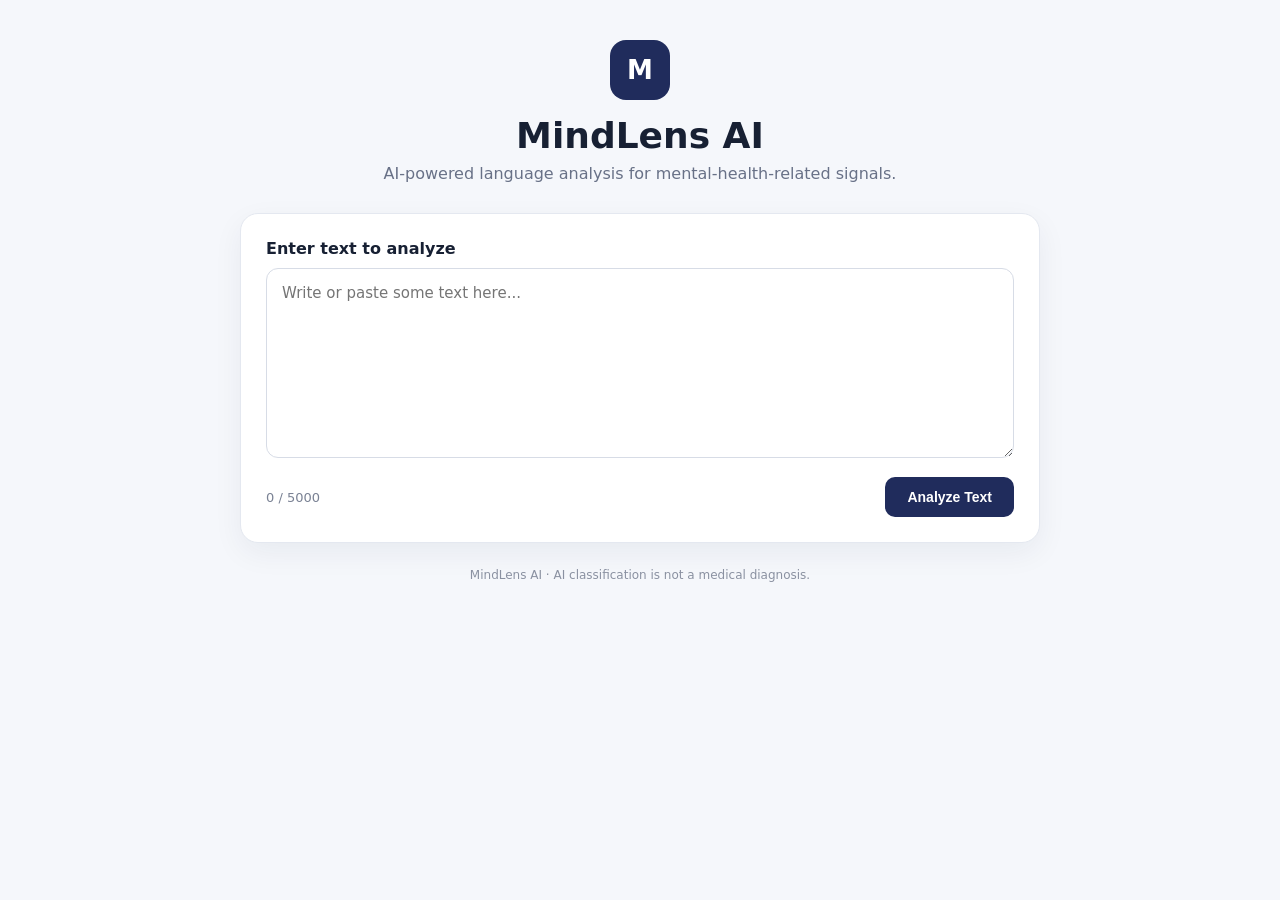
<file: frontend/index.html>
<!DOCTYPE html>
<html lang="en">

<head>
    <meta charset="UTF-8">
    <meta name="viewport" content="width=device-width, initial-scale=1.0">

    <title>MindLens AI</title>

    <link rel="stylesheet" href="style.css">
</head>

<body>

    <main class="app-container">

        <section class="hero">
            <div class="logo">M</div>

            <h1>MindLens AI</h1>

            <p>
                AI-powered language analysis for mental-health-related signals.
            </p>
        </section>


        <section class="analysis-card">

            <label for="textInput">
                Enter text to analyze
            </label>

            <textarea id="textInput" placeholder="Write or paste some text here..." maxlength="5000"></textarea>

            <div class="controls">
                <span id="characterCount">0 / 5000</span>

                <button id="analyzeButton">
                    Analyze Text
                </button>
            </div>

        </section>


        <section id="loading" class="status-card hidden">
            Analyzing with MindLens AI...
        </section>


        <section id="error" class="error-card hidden">
        </section>


        <section id="result" class="result-card hidden">

            <div class="result-header">

                <h2>Analysis Result</h2>

                <span id="riskLevel" class="risk-badge">
                </span>

            </div>


            <div class="probability-section">

                <div class="probability-header">
                    <span>Depression-related signal</span>

                    <strong id="probability">
                        0%
                    </strong>
                </div>

                <div class="progress-bar">
                    <div id="progress" class="progress"></div>
                </div>

            </div>


            <div class="result-details">

                <div class="detail">
                    <span class="detail-label">
                        Classification
                    </span>

                    <span id="emotion">
                    </span>
                </div>


                <div class="detail">
                    <span class="detail-label">
                        Risk level
                    </span>

                    <span id="riskText">
                    </span>
                </div>

            </div>


            <div class="message">
                <strong>Note</strong>

                <p id="message"></p>
            </div>

        </section>


        <footer>
            MindLens AI · AI classification is not a medical diagnosis.
        </footer>

    </main>


    <script src="app.js"></script>

</body>

</html>
</file>
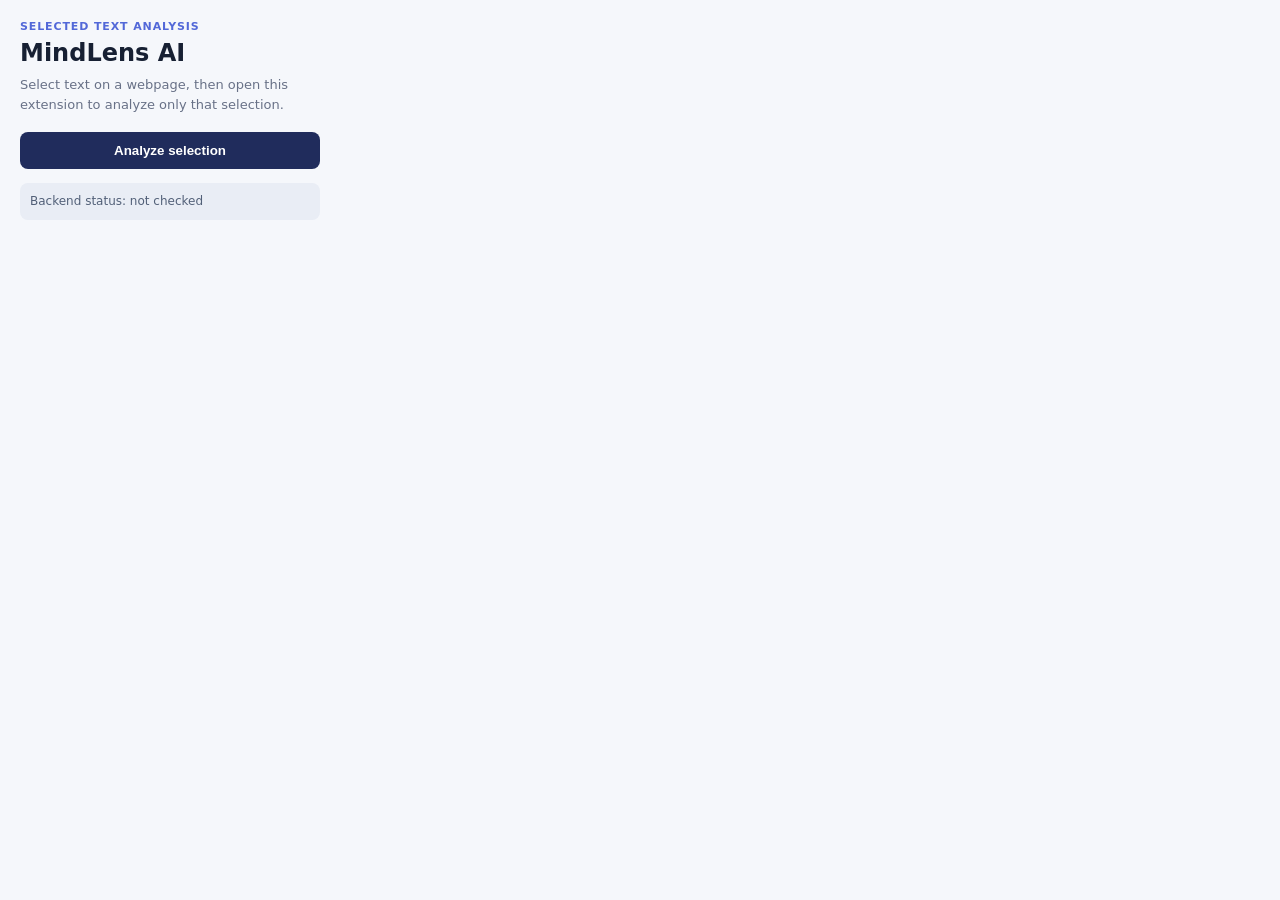
<file: broswer-extension/popup.html>
<!DOCTYPE html>
<html lang="en">

<head>
    <meta charset="UTF-8">
    <meta name="viewport" content="width=device-width, initial-scale=1.0">
    <title>MindLens AI</title>
    <link rel="stylesheet" href="popup.css">
</head>

<body>
    <main class="popup">
        <header>
            <p class="eyebrow">Selected text analysis</p>
            <h1>MindLens AI</h1>
            <p class="description">Select text on a webpage, then open this extension to analyze only that selection.
            </p>
        </header>

        <button id="analyzeButton" type="button">Analyze selection</button>

        <p id="connectionStatus" class="status" role="status">Backend status: not checked</p>
        <p id="loading" class="status hidden" role="status">Analyzing selected text...</p>
        <p id="error" class="error hidden" role="alert"></p>

        <section id="result" class="result hidden" aria-live="polite">
            <div class="result-header">
                <h2>Analysis result</h2>
                <span id="riskLevel" class="risk-badge"></span>
            </div>
            <dl>
                <div>
                    <dt>Depression probability</dt>
                    <dd id="probability">-</dd>
                </div>
                <div>
                    <dt>Emotion</dt>
                    <dd id="emotion">-</dd>
                </div>
                <div>
                    <dt>Risk level</dt>
                    <dd id="riskText">-</dd>
                </div>
            </dl>
            <p id="message" class="message"></p>
        </section>
    </main>
    <script src="popup.js"></script>
</body>

</html>
</file>
<file: frontend/style.css>
* {
    box-sizing: border-box;
    margin: 0;
    padding: 0;
}

body {
    min-height: 100vh;

    font-family:
        Inter,
        system-ui,
        -apple-system,
        BlinkMacSystemFont,
        "Segoe UI",
        sans-serif;

    background: #f5f7fb;
    color: #172033;

    padding: 40px 20px;
}

.app-container {
    width: 100%;
    max-width: 800px;
    margin: 0 auto;
}

.hero {
    text-align: center;
    margin-bottom: 30px;
}

.logo {
    width: 60px;
    height: 60px;

    margin: 0 auto 15px;

    display: flex;
    align-items: center;
    justify-content: center;

    border-radius: 16px;

    background: #202c5c;
    color: white;

    font-size: 26px;
    font-weight: 700;
}

.hero h1 {
    font-size: 36px;
    margin-bottom: 8px;
}

.hero p {
    color: #687187;
    font-size: 16px;
}

.analysis-card,
.result-card,
.status-card,
.error-card {
    background: white;

    border: 1px solid #e4e8f0;

    border-radius: 18px;

    box-shadow:
        0 10px 30px rgba(20, 30, 60, 0.06);

    padding: 25px;

    margin-bottom: 20px;
}

.analysis-card label {
    display: block;

    font-weight: 600;

    margin-bottom: 10px;
}

textarea {
    width: 100%;
    min-height: 190px;

    resize: vertical;

    border: 1px solid #d7dce6;

    border-radius: 12px;

    padding: 15px;

    font-family: inherit;
    font-size: 15px;

    outline: none;
}

textarea:focus {
    border-color: #5268d8;

    box-shadow:
        0 0 0 3px rgba(82, 104, 216, 0.1);
}

.controls {
    display: flex;

    justify-content: space-between;
    align-items: center;

    margin-top: 15px;
}

#characterCount {
    font-size: 13px;
    color: #7a8294;
}

button {
    border: none;

    background: #202c5c;
    color: white;

    padding: 12px 22px;

    border-radius: 10px;

    font-size: 14px;
    font-weight: 600;

    cursor: pointer;
}

button:hover {
    opacity: 0.92;
}

button:disabled {
    opacity: 0.5;
    cursor: not-allowed;
}

.result-header {
    display: flex;

    justify-content: space-between;
    align-items: center;

    margin-bottom: 25px;
}

.result-header h2 {
    font-size: 21px;
}

.risk-badge {
    padding: 7px 12px;

    border-radius: 20px;

    font-size: 13px;
    font-weight: 700;

    text-transform: uppercase;
}

.risk-low {
    background: #e7f7ed;
    color: #207044;
}

.risk-medium {
    background: #fff4d8;
    color: #8b6500;
}

.risk-high {
    background: #fde8e8;
    color: #9b2525;
}

.probability-header {
    display: flex;

    justify-content: space-between;

    margin-bottom: 10px;

    font-size: 14px;
}

.progress-bar {
    height: 12px;

    background: #edf0f5;

    border-radius: 10px;

    overflow: hidden;
}

.progress {
    height: 100%;

    width: 0%;

    border-radius: 10px;

    background: #5268d8;

    transition: width 0.5s ease;
}

.result-details {
    display: grid;

    grid-template-columns: 1fr 1fr;

    gap: 15px;

    margin-top: 25px;
}

.detail {
    padding: 15px;

    background: #f7f8fb;

    border-radius: 10px;
}

.detail-label {
    display: block;

    font-size: 12px;

    color: #7a8294;

    margin-bottom: 5px;
}

.message {
    margin-top: 20px;

    padding: 15px;

    background: #f3f5fa;

    border-radius: 10px;

    font-size: 13px;

    line-height: 1.5;
}

.message p {
    margin-top: 5px;
}

.status-card {
    text-align: center;

    color: #5d6780;
}

.error-card {
    color: #9b2525;

    background: #fff0f0;
}

.hidden {
    display: none;
}

footer {
    text-align: center;

    color: #8a91a1;

    font-size: 12px;

    margin-top: 25px;
}

@media (max-width: 600px) {

    body {
        padding: 25px 15px;
    }

    .hero h1 {
        font-size: 30px;
    }

    .controls {
        flex-direction: column;

        align-items: stretch;

        gap: 12px;
    }

    button {
        width: 100%;
    }

    .result-details {
        grid-template-columns: 1fr;
    }
}
</file>
<file: broswer-extension/popup.css>
* {
    box-sizing: border-box;
}

body {
    width: 340px;
    margin: 0;
    color: #172033;
    background: #f5f7fb;
    font-family: "Segoe UI", system-ui, sans-serif;
}

.popup {
    padding: 20px;
}

.eyebrow {
    margin: 0 0 6px;
    color: #5268d8;
    font-size: 11px;
    font-weight: 700;
    letter-spacing: 0.08em;
    text-transform: uppercase;
}

h1,
h2,
p {
    margin-top: 0;
}

h1 {
    margin-bottom: 8px;
    font-size: 24px;
}

h2 {
    margin-bottom: 0;
    font-size: 17px;
}

.description {
    margin-bottom: 18px;
    color: #687187;
    font-size: 13px;
    line-height: 1.5;
}

button {
    width: 100%;
    border: 0;
    border-radius: 8px;
    padding: 11px 14px;
    color: #fff;
    background: #202c5c;
    cursor: pointer;
    font-weight: 700;
}

button:hover {
    background: #2d3d7a;
}

button:disabled {
    cursor: wait;
    opacity: 0.6;
}

.status,
.error,
.result {
    margin: 14px 0 0;
    border-radius: 8px;
    padding: 10px;
    font-size: 12px;
    line-height: 1.4;
}

.status {
    color: #526078;
    background: #e9edf5;
}

.error {
    color: #8f2929;
    background: #fde8e8;
}

.result {
    background: #fff;
    border: 1px solid #e4e8f0;
}

.result-header {
    display: flex;
    align-items: center;
    justify-content: space-between;
    gap: 10px;
    margin-bottom: 14px;
}

.risk-badge {
    border-radius: 999px;
    padding: 5px 8px;
    font-size: 10px;
    font-weight: 700;
    text-transform: uppercase;
}

.risk-low {
    color: #207044;
    background: #e7f7ed;
}

.risk-medium {
    color: #8b6500;
    background: #fff4d8;
}

.risk-high {
    color: #9b2525;
    background: #fde8e8;
}

dl {
    margin: 0;
}

dl>div {
    display: flex;
    justify-content: space-between;
    gap: 12px;
    border-top: 1px solid #edf0f5;
    padding: 9px 0;
}

dt,
dd {
    margin: 0;
    font-size: 12px;
}

dt {
    color: #687187;
}

dd {
    font-weight: 700;
    text-align: right;
}

.message {
    margin: 12px 0 0;
    color: #687187;
    font-size: 11px;
}

.hidden {
    display: none;
}
</file>
